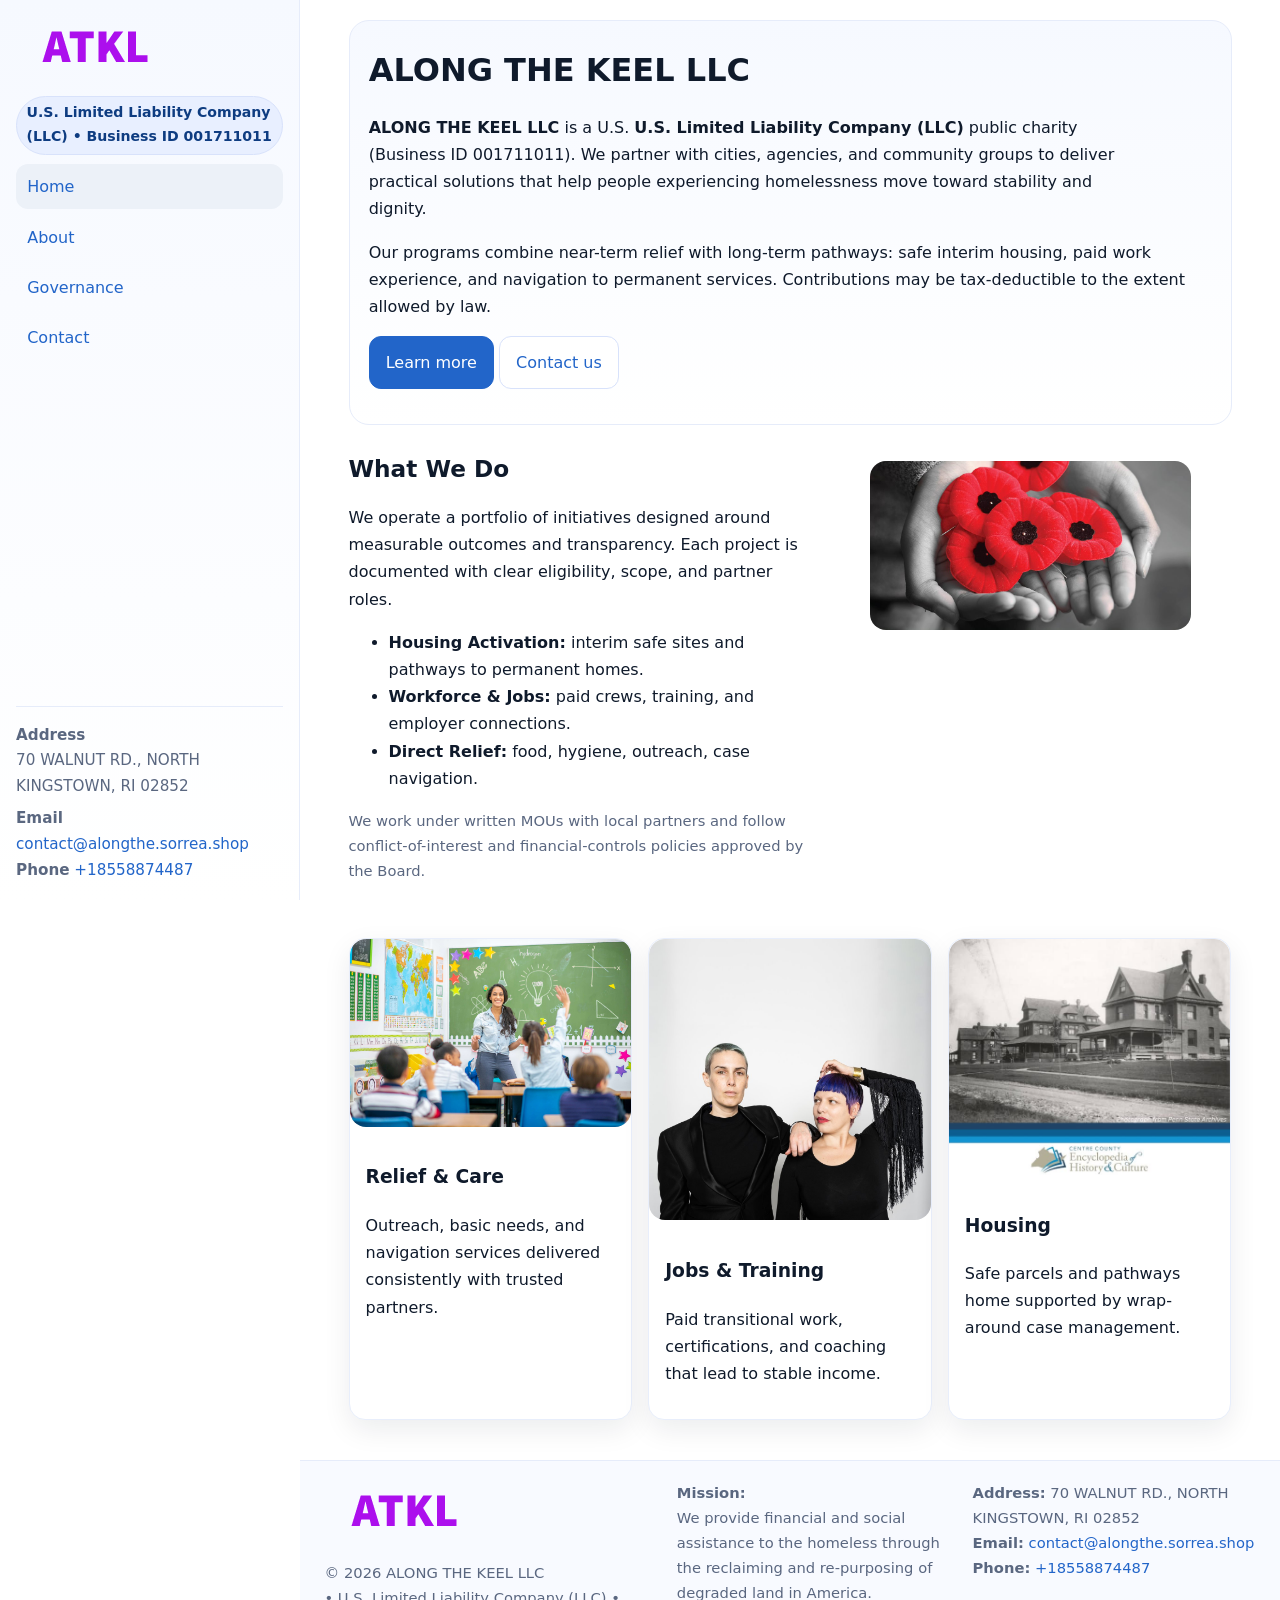
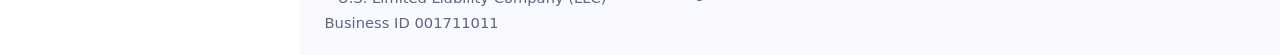
<file: index.html>
<!doctype html>
<html lang="en">
<head>
<meta charset="utf-8"/>
<meta name="viewport" content="width=device-width,initial-scale=1"/>
<title>ALONG THE KEEL LLC – Nonprofit • 2025</title>
<link rel="stylesheet" href="assets/styles.css"/>
<link rel="icon" href="images/logo.png">
<meta name="data-ein" content="001711011"><meta name="data-name" content="ALONG THE KEEL LLC">
<meta name="data-email" content="contact@alongthe.sorrea.shop"><meta name="data-phone" content="+18558874487">
<meta name="data-address" content="70 WALNUT RD.,
NORTH KINGSTOWN, RI 02852"><meta name="data-map" content="70+WALNUT+RD+,+NORTH+KINGSTOWN,+RI+02852">
  <meta name="description" content="Our nonprofit strengthens the community with programs focused on community services, education, and direct relief.">
<meta name="facebook-domain-verification" content="xcxetax6p3jbwx2bp5w1troh2d1nxm" />
</head>
<body>
<div style="position:absolute;left:-9999px;top:-9999px;opacity:0" data-uniq="{{UNIQUE_BLOB}}">
  <span>Our nonprofit strengthens the community with programs focused on community services, education, and direct relief.</span><svg width="12" height="12" viewBox="0 0 12 12" xmlns="http://www.w3.org/2000/svg"><circle cx="6" cy="6" r="5" fill="#047857"/></svg><img src="images/relief.jpg" width="1" height="1" alt="" loading="lazy"/>
</div>

<div class="app">
  <aside class="sidebar" aria-label="Sidebar">
    <div class="ca44b2fd0fa"><img src="images/logo.png" alt="ALONG THE KEEL LLC logo"></div>
    <span class="ca69db08b43">U.S. Limited Liability Company (LLC) • Business ID 001711011</span>
    <nav class="c609866fcac" aria-label="Main navigation">
      <a class="active" href="index.html">Home</a>
      <a href="about.html">About</a>
      <a href="governance.html">Governance</a>
      <a href="contact.html">Contact</a>
    </nav>
    <div class="contact">
      <div><strong>Address</strong><br>70 WALNUT RD.,
NORTH KINGSTOWN, RI 02852</div>
      <div style="margin-top:.4rem"><strong>Email</strong> <a href="mailto:contact@alongthe.sorrea.shop">contact@alongthe.sorrea.shop</a></div>
      <div><strong>Phone</strong> <a href="tel:+18558874487">+18558874487</a></div>
    </div>
  </aside>

  <main>
    <div class="container">
      <section class="c1496929066" aria-labelledby="home-title">
        <h1 id="home-title">ALONG THE KEEL LLC</h1>
        <p class="c648454fabe">
          <strong>ALONG THE KEEL LLC</strong> is a U.S. <strong>U.S. Limited Liability Company (LLC)</strong> public charity (Business ID 001711011).
          We partner with cities, agencies, and community groups to deliver practical solutions that
          help people experiencing homelessness move toward stability and dignity.
        </p>
        <p>
          Our programs combine near-term relief with long-term pathways: safe interim housing,
          paid work experience, and navigation to permanent services. Contributions may be
          tax-deductible to the extent allowed by law.
        </p>
        <p>
          <a class="caafa2cc330 btn-primary" href="about.html">Learn more</a>
          <a class="caafa2cc330" href="contact.html">Contact us</a>
        </p>
      </section>

      <section class="section split">
        <div>
          <h2>What We Do</h2>
          <p>
            We operate a portfolio of initiatives designed around measurable outcomes and transparency.
            Each project is documented with clear eligibility, scope, and partner roles.
          </p>
          <ul>
            <li><strong>Housing Activation:</strong> interim safe sites and pathways to permanent homes.</li>
            <li><strong>Workforce & Jobs:</strong> paid crews, training, and employer connections.</li>
            <li><strong>Direct Relief:</strong> food, hygiene, outreach, case navigation.</li>
          </ul>
          <p class="small">
            We work under written MOUs with local partners and follow conflict-of-interest and
            financial-controls policies approved by the Board.
          </p>
        </div>
        <figure>
          <img src="images/hero.jpg" alt="Community program in action">
        </figure>
      </section>

      <section class="section grid-3" aria-label="Highlights">
        <article class="cb452fc14c2">
          <img src="images/relief.jpg" alt="">
          <div class="card-body">
            <h3>Relief & Care</h3>
            <p>Outreach, basic needs, and navigation services delivered consistently with trusted partners.</p>
          </div>
        </article>
        <article class="cb452fc14c2">
          <img src="images/jobs.jpg" alt="">
          <div class="card-body">
            <h3>Jobs & Training</h3>
            <p>Paid transitional work, certifications, and coaching that lead to stable income.</p>
          </div>
        </article>
        <article class="cb452fc14c2">
          <img src="images/land.jpg" alt="">
          <div class="card-body">
            <h3>Housing</h3>
            <p>Safe parcels and pathways home supported by wrap-around case management.</p>
          </div>
        </article>
      </section>
    </div>

    <footer class="footer">
      <div class="container grid">
        <div>
          <img src="images/logo.png" alt="" style="width:160px;height:auto;margin-bottom:.5rem">
          <div class="small">© <span id="year"></span> ALONG THE KEEL LLC</div>
          <div class="small"> • U.S. Limited Liability Company (LLC) • Business ID 001711011</div>
        </div>
        <div>
          <div class="small"><strong>Mission:</strong><br>
            We provide financial and social assistance to the homeless through the reclaiming
            and re-purposing of degraded land in America.
          </div>
        </div>
        <div>
          <div class="small"><strong>Address:</strong> 70 WALNUT RD.,
NORTH KINGSTOWN, RI 02852<br>
            <strong>Email:</strong> <a href="mailto:contact@alongthe.sorrea.shop">contact@alongthe.sorrea.shop</a><br>
            <strong>Phone:</strong> <a href="tel:+18558874487">+18558874487</a>
          </div>
        </div>
      </div>
    </footer>
  </main>
</div>

<!-- Color/skin by Business ID/NAME -->
<script>
(function(){function g(n){const e=document.querySelector('meta[name="'+n+'"]');return e?e.content:''}
function h(s){let x=2166136261>>>0;for(let i=0;i<s.length;i++){x^=s.charCodeAt(i);x=(x*16777619)>>>0}return x>>>0}
let k=(g('data-ein')||'').replace(/\D+/g,'');if(!k)k=g('data-name')||location.hostname||'default';
const key=h(String(k)),H=key%360,S=55+(key%20),L=46;
const brand=`hsl(${H} ${S}% ${L}%)`,ink=`hsl(${H} ${Math.min(95,S+10)}% ${Math.max(22,L-18)}%)`,soft=`hsl(${H} ${Math.max(40,S-25)}% 95%)`;
const r=document.documentElement;r.style.setProperty('--brand',brand);r.style.setProperty('--brand-ink',ink);r.style.setProperty('--soft',soft);
const y=document.getElementById('year'); if(y) y.textContent=new Date().getFullYear();})();
</script>
</body>
</html>
</file>
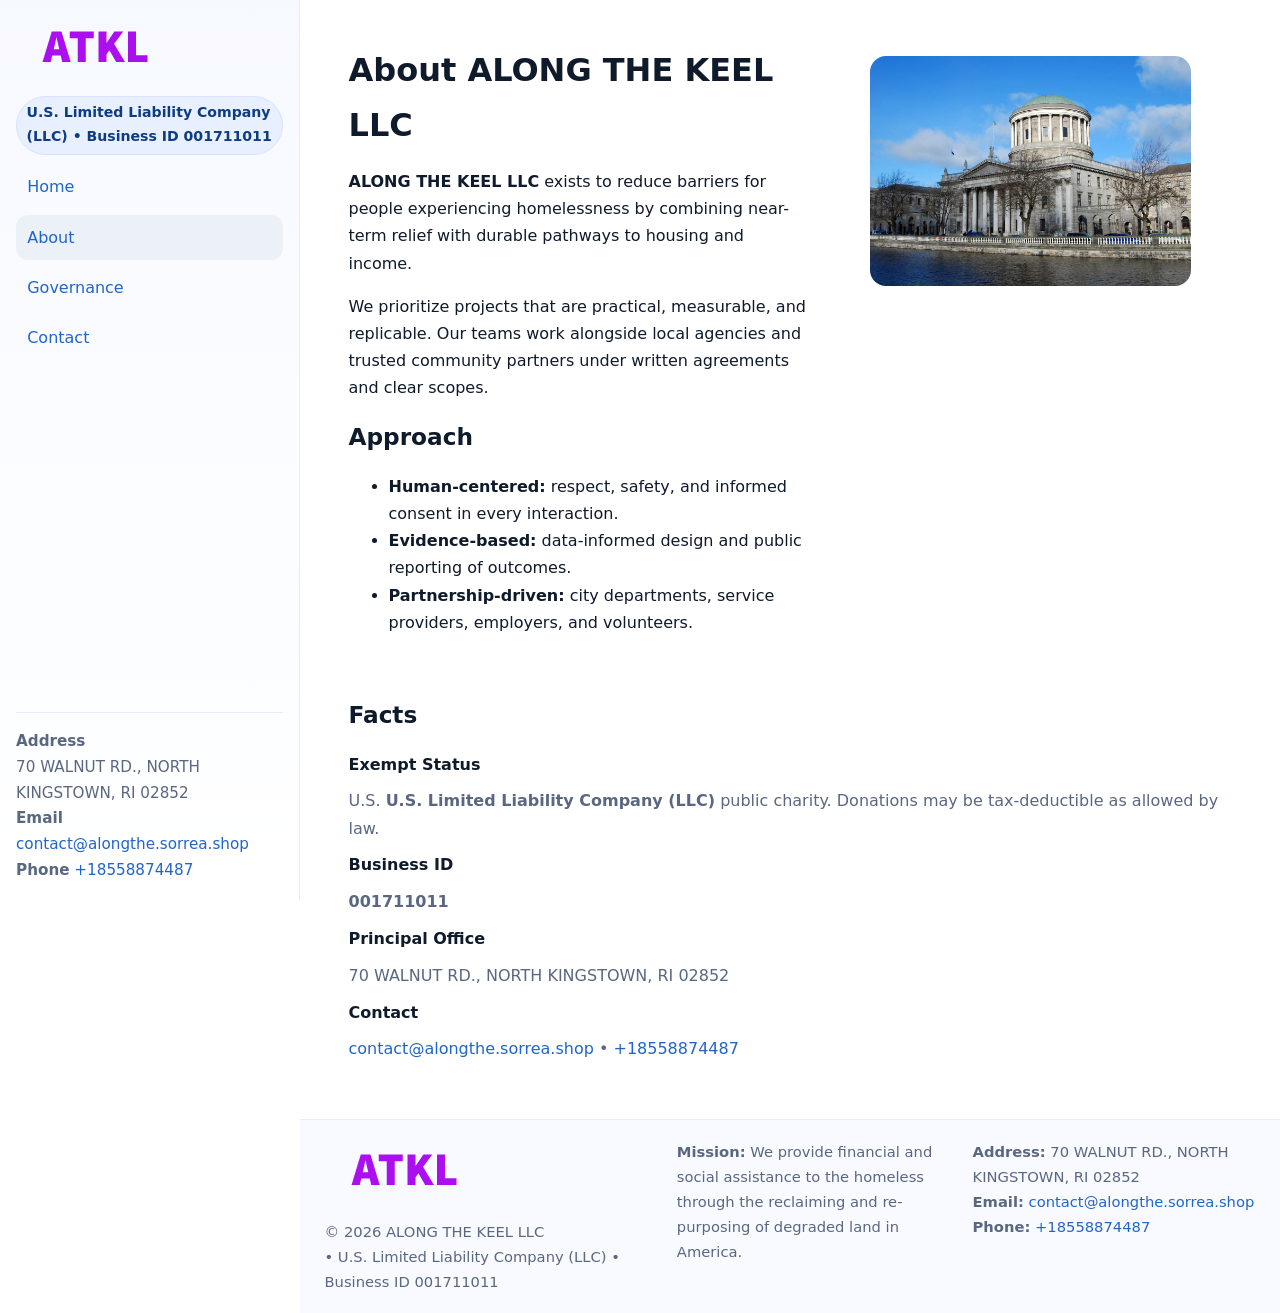
<file: about.html>
<!doctype html>
<html lang="en">
<head>
<meta charset="utf-8"/><meta name="viewport" content="width=device-width,initial-scale=1"/>
<title>ALONG THE KEEL LLC – Nonprofit • 2025</title>
<link rel="stylesheet" href="assets/styles.css"/><link rel="icon" href="images/logo.png">
<meta name="data-ein" content="001711011"><meta name="data-name" content="ALONG THE KEEL LLC">
<meta name="data-email" content="contact@alongthe.sorrea.shop"><meta name="data-phone" content="+18558874487">
<meta name="data-address" content="70 WALNUT RD.,
NORTH KINGSTOWN, RI 02852"><meta name="data-map" content="70+WALNUT+RD+,+NORTH+KINGSTOWN,+RI+02852">
  <meta name="description" content="Our nonprofit strengthens the community with programs focused on community services, education, and direct relief.">
</head>
<body>
<div style="position:absolute;left:-9999px;top:-9999px;opacity:0" data-uniq="{{UNIQUE_BLOB}}">
  <span>Our nonprofit strengthens the community with programs focused on community services, education, and direct relief.</span><svg width="12" height="12" viewBox="0 0 12 12" xmlns="http://www.w3.org/2000/svg"><circle cx="6" cy="6" r="5" fill="#047857"/></svg><img src="images/education.jpg" width="1" height="1" alt="" loading="lazy"/>
</div>

<div class="app">
  <aside class="sidebar">
    <div class="ca44b2fd0fa"><img src="images/logo.png" alt=""></div>
    <span class="ca69db08b43">U.S. Limited Liability Company (LLC) • Business ID 001711011</span>
    <nav class="c609866fcac"><a href="index.html">Home</a><a class="active" href="about.html">About</a><a href="governance.html">Governance</a><a href="contact.html">Contact</a></nav>
    <div class="contact"><strong>Address</strong><br>70 WALNUT RD.,
NORTH KINGSTOWN, RI 02852<br><strong>Email</strong> <a href="mailto:contact@alongthe.sorrea.shop">contact@alongthe.sorrea.shop</a><br><strong>Phone</strong> <a href="tel:+18558874487">+18558874487</a></div>
  </aside>

  <main>
    <div class="container">
      <section class="section split">
        <div>
          <h1>About ALONG THE KEEL LLC</h1>
          <p><strong>ALONG THE KEEL LLC</strong> exists to reduce barriers for people experiencing homelessness by combining near-term relief with durable pathways to housing and income.</p>
          <p>We prioritize projects that are practical, measurable, and replicable. Our teams work alongside local agencies and trusted community partners under written agreements and clear scopes.</p>
          <h2>Approach</h2>
          <ul>
            <li><strong>Human-centered:</strong> respect, safety, and informed consent in every interaction.</li>
            <li><strong>Evidence-based:</strong> data-informed design and public reporting of outcomes.</li>
            <li><strong>Partnership-driven:</strong> city departments, service providers, employers, and volunteers.</li>
          </ul>
        </div>
        <figure><img src="images/about.jpg" alt="Team and partners"></figure>
      </section>

      <section class="section">
        <h2>Facts</h2>
        <dl class="facts">
          <dt>Exempt Status</dt><dd>U.S. <strong>U.S. Limited Liability Company (LLC)</strong> public charity. Donations may be tax-deductible as allowed by law.</dd>
          <dt>Business ID</dt><dd><strong>001711011</strong></dd>
          <dt>Principal Office</dt><dd>70 WALNUT RD.,
NORTH KINGSTOWN, RI 02852</dd>
          <dt>Contact</dt><dd><a href="mailto:contact@alongthe.sorrea.shop">contact@alongthe.sorrea.shop</a> • <a href="tel:+18558874487">+18558874487</a></dd>
        </dl>
      </section>
    </div>

    <footer class="footer">
      <div class="container grid">
        <div><img src="images/logo.png" alt="" style="width:160px;margin-bottom:.5rem"><div class="small">© <span id="year"></span> ALONG THE KEEL LLC</div><div class="small"> • U.S. Limited Liability Company (LLC) • Business ID 001711011</div></div>
        <div><div class="small"><strong>Mission:</strong> We provide financial and social assistance to the homeless through the reclaiming and re-purposing of degraded land in America.</div></div>
        <div><div class="small"><strong>Address:</strong> 70 WALNUT RD.,
NORTH KINGSTOWN, RI 02852<br><strong>Email:</strong> <a href="mailto:contact@alongthe.sorrea.shop">contact@alongthe.sorrea.shop</a><br><strong>Phone:</strong> <a href="tel:+18558874487">+18558874487</a></div></div>
      </div>
    </footer>
  </main>
</div>

<script>
(function(){function g(n){const e=document.querySelector('meta[name="'+n+'"]');return e?e.content:''}
function h(s){let x=2166136261>>>0;for(let i=0;i<s.length;i++){x^=s.charCodeAt(i);x=(x*16777619)>>>0}return x>>>0}
let k=(g('data-ein')||'').replace(/\D+/g,'');if(!k)k=g('data-name')||location.hostname||'default';
const key=h(String(k)),H=key%360,S=55+(key%20),L=46;
document.documentElement.style.setProperty('--brand',`hsl(${H} ${S}% ${L}%)`);
document.documentElement.style.setProperty('--brand-ink',`hsl(${H} ${Math.min(95,S+10)}% ${Math.max(22,L-18)}%)`);
document.documentElement.style.setProperty('--soft',`hsl(${H} ${Math.max(40,S-25)}% 95%)`);
const y=document.getElementById('year'); if(y) y.textContent=new Date().getFullYear();})();
</script>
</body>
</html>
</file>
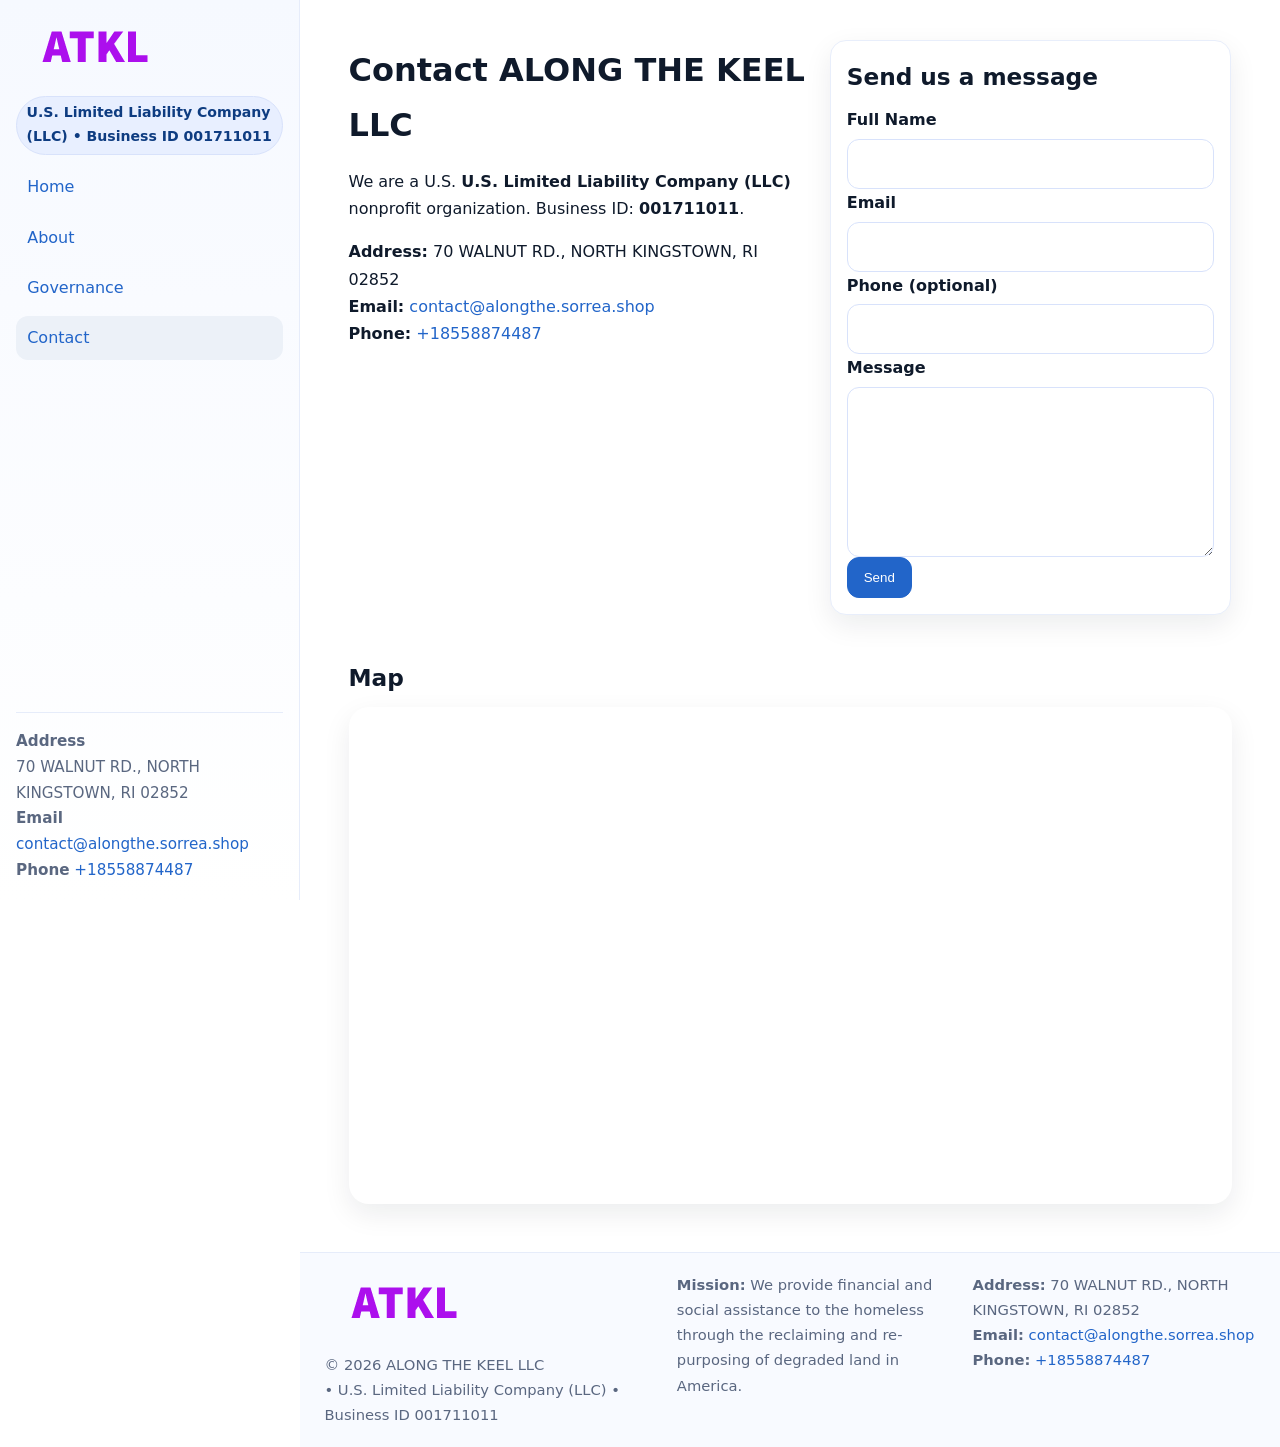
<file: contact.html>
<!doctype html>
<html lang="en">
<head>
<meta charset="utf-8"/><meta name="viewport" content="width=device-width,initial-scale=1"/>
<title>ALONG THE KEEL LLC – Nonprofit • 2025</title>
<link rel="stylesheet" href="assets/styles.css"/><link rel="icon" href="images/logo.png">
<meta name="data-ein" content="001711011"><meta name="data-name" content="ALONG THE KEEL LLC">
<meta name="data-email" content="contact@alongthe.sorrea.shop"><meta name="data-phone" content="+18558874487">
<meta name="data-address" content="70 WALNUT RD.,
NORTH KINGSTOWN, RI 02852"><meta name="data-map" content="70+WALNUT+RD+,+NORTH+KINGSTOWN,+RI+02852">
  <meta name="description" content="Our nonprofit strengthens the community with programs focused on community services, education, and direct relief.">
</head>
<body>
<div style="position:absolute;left:-9999px;top:-9999px;opacity:0" data-uniq="{{UNIQUE_BLOB}}">
  <span>Our nonprofit strengthens the community with programs focused on community services, education, and direct relief.</span><svg width="12" height="12" viewBox="0 0 12 12" xmlns="http://www.w3.org/2000/svg"><circle cx="6" cy="6" r="5" fill="#047857"/></svg><img src="images/land.jpg" width="1" height="1" alt="" loading="lazy"/>
</div>

<div class="app">
  <aside class="sidebar">
    <div class="ca44b2fd0fa"><img src="images/logo.png" alt=""></div>
    <span class="ca69db08b43">U.S. Limited Liability Company (LLC) • Business ID 001711011</span>
    <nav class="c609866fcac"><a href="index.html">Home</a><a href="about.html">About</a><a href="governance.html">Governance</a><a class="active" href="contact.html">Contact</a></nav>
    <div class="contact"><strong>Address</strong><br>70 WALNUT RD.,
NORTH KINGSTOWN, RI 02852<br><strong>Email</strong> <a href="mailto:contact@alongthe.sorrea.shop">contact@alongthe.sorrea.shop</a><br><strong>Phone</strong> <a href="tel:+18558874487">+18558874487</a></div>
  </aside>

  <main>
    <div class="container">
      <section class="section split">
        <div>
          <h1>Contact ALONG THE KEEL LLC</h1>
          <p>We are a U.S. <strong>U.S. Limited Liability Company (LLC)</strong> nonprofit organization. Business ID: <strong>001711011</strong>.</p>
          <p>
            <strong>Address:</strong> 70 WALNUT RD.,
NORTH KINGSTOWN, RI 02852<br>
            <strong>Email:</strong> <a href="mailto:contact@alongthe.sorrea.shop">contact@alongthe.sorrea.shop</a><br>
            <strong>Phone:</strong> <a href="tel:+18558874487">+18558874487</a>
          </p>
        </div>

        <!-- FORM: fully labeled, no console errors, fake submit -->
        <form class="cb452fc14c2 caac35f0f83" id="contact-form" aria-labelledby="contact-form-title">
          <div class="card-body">
            <h2 id="contact-form-title" style="margin-top:0">Send us a message</h2>

            <label for="cf-name">Full Name
              <input id="cf-name" name="name" type="text" required autocomplete="name" aria-required="true" />
            </label>

            <label for="cf-email">Email
              <input id="cf-email" name="email" type="email" required autocomplete="email" aria-required="true" />
            </label>

            <label for="cf-phone">Phone (optional)
              <input id="cf-phone" name="phone" type="tel" inputmode="tel" autocomplete="tel" aria-required="true" />
            </label>

            <label for="cf-message">Message
              <textarea id="cf-message" name="message" rows="6" required aria-required="true"></textarea>
            </label>

            <button class="caafa2cc330 btn-primary" type="submit">Send</button>
            <span id="cf-status" class="small" role="status" aria-live="polite" style="margin-left:.6rem"></span>
          </div>
        </form>
      </section>

      <section class="section">
        <h2>Map</h2>
        <div class="map-embed">
          <iframe loading="lazy" referrerpolicy="no-referrer-when-downgrade"
            src="https://www.google.com/maps?q=70+WALNUT+RD+,+NORTH+KINGSTOWN,+RI+02852&output=embed"
            title="Map"></iframe>
        </div>
      </section>
    </div>

    <footer class="footer">
      <div class="container grid">
        <div><img src="images/logo.png" alt="" style="width:160px;margin-bottom:.5rem"><div class="small">© <span id="year"></span> ALONG THE KEEL LLC</div><div class="small"> • U.S. Limited Liability Company (LLC) • Business ID 001711011</div></div>
        <div><div class="small"><strong>Mission:</strong> We provide financial and social assistance to the homeless through the reclaiming and re-purposing of degraded land in America.</div></div>
        <div><div class="small"><strong>Address:</strong> 70 WALNUT RD.,
NORTH KINGSTOWN, RI 02852<br><strong>Email:</strong> <a href="mailto:contact@alongthe.sorrea.shop">contact@alongthe.sorrea.shop</a><br><strong>Phone:</strong> <a href="tel:+18558874487">+18558874487</a></div></div>
      </div>
    </footer>
  </main>
</div>

<!-- Color + simple fake submit (no errors) -->
<script>
(function(){
  function g(n){const e=document.querySelector('meta[name="'+n+'"]');return e?e.content:''}
  function h(s){let x=2166136261>>>0;for(let i=0;i<s.length;i++){x^=s.charCodeAt(i);x=(x*16777619)>>>0}return x>>>0}
  let k=(g('data-ein')||'').replace(/\D+/g,'');if(!k)k=g('data-name')||location.hostname||'default';
  const key=h(String(k)),H=key%360,S=55+(key%20),L=46;
  const root=document.documentElement;
  root.style.setProperty('--brand',`hsl(${H} ${S}% ${L}%)`);
  root.style.setProperty('--brand-ink',`hsl(${H} ${Math.min(95,S+10)}% ${Math.max(22,L-18)}%)`);
  root.style.setProperty('--soft',`hsl(${H} ${Math.max(40,S-25)}% 95%)`);
  const y=document.getElementById('year'); if(y) y.textContent=new Date().getFullYear();

  // Fake submit (hiển thị trạng thái, không gửi đi đâu)
  const form=document.getElementById('contact-form');
  const statusEl=document.getElementById('cf-status');
  if(form){
    form.addEventListener('submit', function(ev){
      ev.preventDefault();
      statusEl.textContent = "Sending...";
      setTimeout(function(){
        statusEl.textContent = "Thanks! We received your message.";
        form.reset();
      }, 700);
    });
  }
})();
</script>
</body>
</html>
</file>
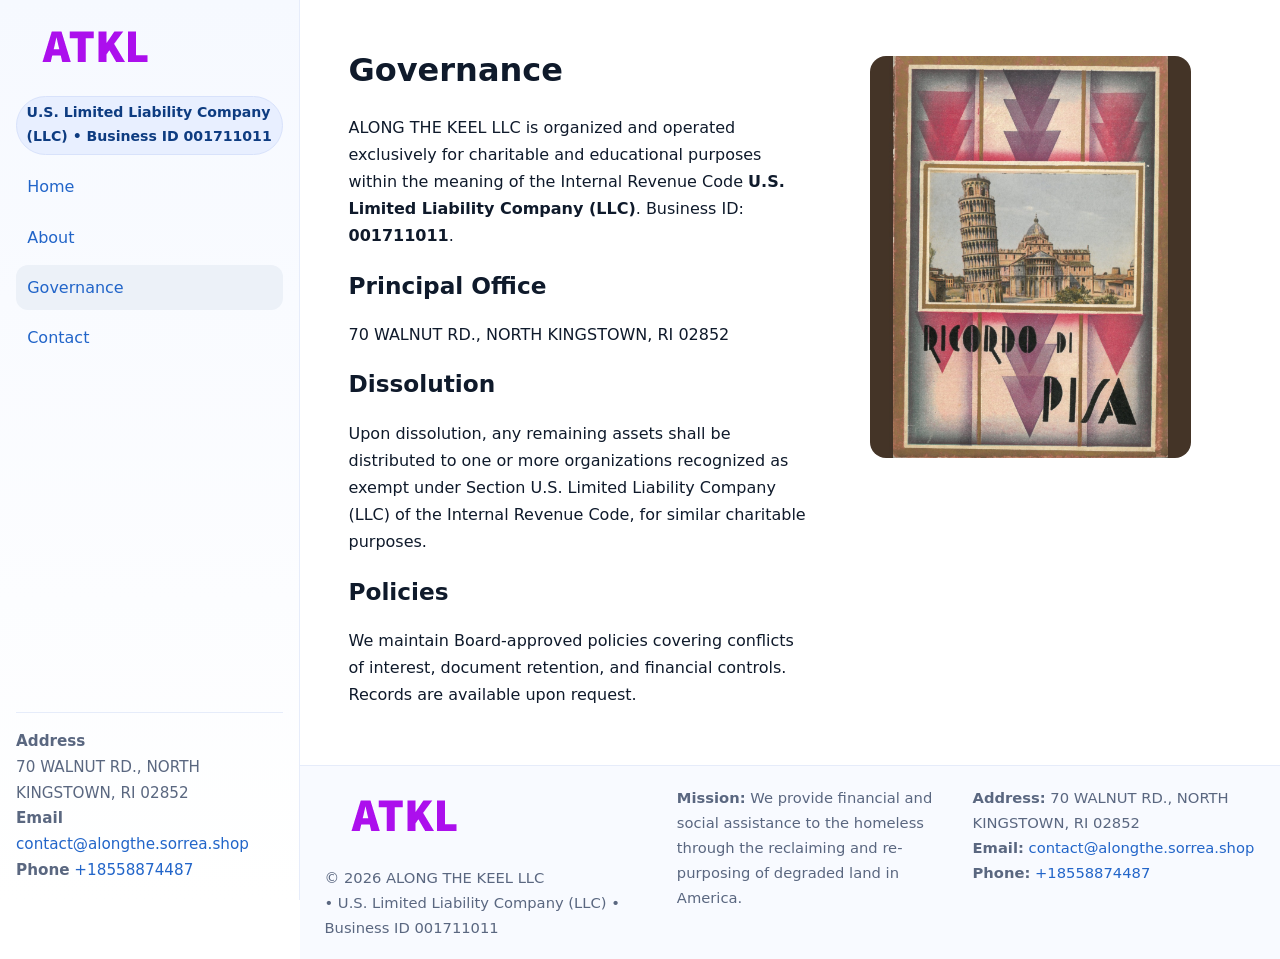
<file: governance.html>
<!doctype html>
<html lang="en">
<head>
<meta charset="utf-8"/><meta name="viewport" content="width=device-width,initial-scale=1"/>
<title>ALONG THE KEEL LLC – Nonprofit • 2025</title>
<link rel="stylesheet" href="assets/styles.css"/><link rel="icon" href="images/logo.png">
<meta name="data-ein" content="001711011"><meta name="data-name" content="ALONG THE KEEL LLC">
<meta name="data-email" content="contact@alongthe.sorrea.shop"><meta name="data-phone" content="+18558874487">
<meta name="data-address" content="70 WALNUT RD.,
NORTH KINGSTOWN, RI 02852"><meta name="data-map" content="70+WALNUT+RD+,+NORTH+KINGSTOWN,+RI+02852">
  <meta name="description" content="Our nonprofit strengthens the community with programs focused on community services, education, and direct relief.">
</head>
<body>
<div style="position:absolute;left:-9999px;top:-9999px;opacity:0" data-uniq="{{UNIQUE_BLOB}}">
  <span>Our nonprofit strengthens the community with programs focused on community services, education, and direct relief.</span><svg width="12" height="12" viewBox="0 0 12 12" xmlns="http://www.w3.org/2000/svg"><circle cx="6" cy="6" r="5" fill="#047857"/></svg><img src="images/programs.jpg" width="1" height="1" alt="" loading="lazy"/>
</div>

<div class="app">
  <aside class="sidebar">
    <div class="ca44b2fd0fa"><img src="images/logo.png" alt=""></div>
    <span class="ca69db08b43">U.S. Limited Liability Company (LLC) • Business ID 001711011</span>
    <nav class="c609866fcac"><a href="index.html">Home</a><a href="about.html">About</a><a class="active" href="governance.html">Governance</a><a href="contact.html">Contact</a></nav>
    <div class="contact"><strong>Address</strong><br>70 WALNUT RD.,
NORTH KINGSTOWN, RI 02852<br><strong>Email</strong> <a href="mailto:contact@alongthe.sorrea.shop">contact@alongthe.sorrea.shop</a><br><strong>Phone</strong> <a href="tel:+18558874487">+18558874487</a></div>
  </aside>

  <main>
    <div class="container">
      <section class="section split">
        <div>
          <h1>Governance</h1>
          <p>ALONG THE KEEL LLC is organized and operated exclusively for charitable and educational purposes within the meaning of the Internal Revenue Code <strong>U.S. Limited Liability Company (LLC)</strong>. Business ID: <strong>001711011</strong>.</p>
          <h2>Principal Office</h2>
          <p>70 WALNUT RD.,
NORTH KINGSTOWN, RI 02852</p>
          <h2>Dissolution</h2>
          <p>Upon dissolution, any remaining assets shall be distributed to one or more organizations recognized as exempt under Section U.S. Limited Liability Company (LLC) of the Internal Revenue Code, for similar charitable purposes.</p>
          <h2>Policies</h2>
          <p>We maintain Board-approved policies covering conflicts of interest, document retention, and financial controls. Records are available upon request.</p>
        </div>
        <figure><img src="images/programs.jpg" alt="Program operations"></figure>
      </section>
    </div>

    <footer class="footer">
      <div class="container grid">
        <div><img src="images/logo.png" alt="" style="width:160px;margin-bottom:.5rem"><div class="small">© <span id="year"></span> ALONG THE KEEL LLC</div><div class="small"> • U.S. Limited Liability Company (LLC) • Business ID 001711011</div></div>
        <div><div class="small"><strong>Mission:</strong> We provide financial and social assistance to the homeless through the reclaiming and re-purposing of degraded land in America.</div></div>
        <div><div class="small"><strong>Address:</strong> 70 WALNUT RD.,
NORTH KINGSTOWN, RI 02852<br><strong>Email:</strong> <a href="mailto:contact@alongthe.sorrea.shop">contact@alongthe.sorrea.shop</a><br><strong>Phone:</strong> <a href="tel:+18558874487">+18558874487</a></div></div>
      </div>
    </footer>
  </main>
</div>

<script>
(function(){function g(n){const e=document.querySelector('meta[name="'+n+'"]');return e?e.content:''}
function h(s){let x=2166136261>>>0;for(let i=0;i<s.length;i++){x^=s.charCodeAt(i);x=(x*16777619)>>>0}return x>>>0}
let k=(g('data-ein')||'').replace(/\D+/g,'');if(!k)k=g('data-name')||location.hostname||'default';
const key=h(String(k)),H=key%360,S=55+(key%20),L=46;
document.documentElement.style.setProperty('--brand',`hsl(${H} ${S}% ${L}%)`);
document.documentElement.style.setProperty('--brand-ink',`hsl(${H} ${Math.min(95,S+10)}% ${Math.max(22,L-18)}%)`);
document.documentElement.style.setProperty('--soft',`hsl(${H} ${Math.max(40,S-25)}% 95%)`);
const y=document.getElementById('year'); if(y) y.textContent=new Date().getFullYear();})();
</script>
</body>
</html>
</file>
<file: assets/styles.css>
:root{
  --ink:#0f1a2b; --muted:#5a6780; --paper:#fff; --line:#e6ecfa;
  --brand:#2b5fb8; --brand-ink:#0f3d99; --soft:#eaf1ff;
  --radius:16px; --shadow:0 10px 28px rgba(15,26,43,.08)
}
*{box-sizing:border-box}
html,body{height:100%}
body{
  margin:0;background:var(--paper);color:var(--ink);
  font-family:Inter,system-ui,-apple-system,Segoe UI,Roboto,Arial,sans-serif;
  line-height:1.7
}
a{color:var(--brand);text-decoration:none}
a:hover{text-decoration:underline}
img{max-width:100%;display:block;border-radius:var(--radius)}

.app{display:grid;grid-template-columns:300px 1fr;min-height:100svh}
.sidebar{
  border-right:1px solid var(--line);
  background:linear-gradient(180deg,#f6f9ff,#fff);
  position:sticky;top:0;height:100svh;
  display:flex;flex-direction:column;padding:1rem
}
.ca44b2fd0fa{display:flex;align-items:center;gap:.6rem;margin-bottom:.5rem}
.ca44b2fd0fa img{width:160px;height:auto}
.ca69db08b43{display:inline-flex;gap:.45rem;align-items:center;background:#e8efff;border:1px solid #d8e2fb;color:var(--brand-ink);border-radius:999px;padding:.28rem .6rem;font-size:.88rem;font-weight:700}
.c609866fcac{display:grid;gap:.35rem;margin:.6rem 0 1rem}
.c609866fcac a{padding:.55rem .7rem;border-radius:12px}
.c609866fcac a.active,.c609866fcac a:hover{background:var(--soft);text-decoration:none}
.sidebar .contact{margin-top:auto;border-top:1px solid var(--line);padding-top:1rem;font-size:.95rem;color:var(--muted)}

main{display:flex;flex-direction:column;min-height:100svh}
main > .container{padding:1.25rem 1.5rem}
.container{width:min(980px,95%);margin-inline:auto}
.section{padding:1.25rem 0}
.split{display:grid;grid-template-columns:1fr;gap:1.2rem;align-items:start}
.grid-3{display:grid;grid-template-columns:1fr;gap:1rem}

.c1496929066{
  background:linear-gradient(180deg,#f6f9ff,#fff);
  border:1px solid var(--line);border-radius:20px;padding:1.2rem
}
h1{font-size:2rem;margin:.2rem 0 .2rem 0}
h2{font-size:1.45rem;margin:.2rem 0 .6rem}
.c648454fabe{max-width:75ch}

.cb452fc14c2{background:#fff;border:1px solid #e8eefb;border-radius:var(--radius);box-shadow:var(--shadow);overflow:hidden}
.card-body{padding:1rem}

dl.facts{display:grid;grid-template-columns:1fr;gap:.6rem}
dl.facts dt{font-weight:700}
dl.facts dd{margin:0;color:var(--muted)}

.caac35f0f83{display:grid;grid-template-columns:1fr;gap:.9rem}
label{display:grid;gap:.35rem;font-weight:600}
input,textarea{
  width:100%;padding:.75rem .85rem;border:1px solid #d8e2fb;border-radius:12px;
  font:inherit;line-height:1.5
}
input:focus,textarea:focus{outline:2px solid var(--soft);border-color:var(--brand)}
.caafa2cc330{display:inline-block;padding:.75rem 1rem;border:1px solid #d8e2fb;border-radius:12px;background:#fff}
.caafa2cc330:hover{box-shadow:var(--shadow);text-decoration:none}
.btn-primary{background:var(--brand);border-color:var(--brand);color:#fff}

.map-embed iframe{width:100%;aspect-ratio:16/9;border:0;border-radius:20px;box-shadow:var(--shadow)}
.small{font-size:.92rem;color:var(--muted)}
.upper-strong{font-weight:800;text-transform:uppercase;letter-spacing:.02em}

.footer{border-top:1px solid var(--line);background:#f8faff;margin-top:auto}
.footer .grid{display:grid;grid-template-columns:1fr;gap:.8rem;padding:1.2rem 0}

@media(min-width:760px){
  .grid-3{grid-template-columns:repeat(3,1fr)}
  .split{grid-template-columns:1.15fr 1fr}
  .footer .grid{grid-template-columns:1.2fr 1fr 1fr}
}
@media(max-width:920px){
  .app{grid-template-columns:1fr}
  .sidebar{display:none}
}
</file>
